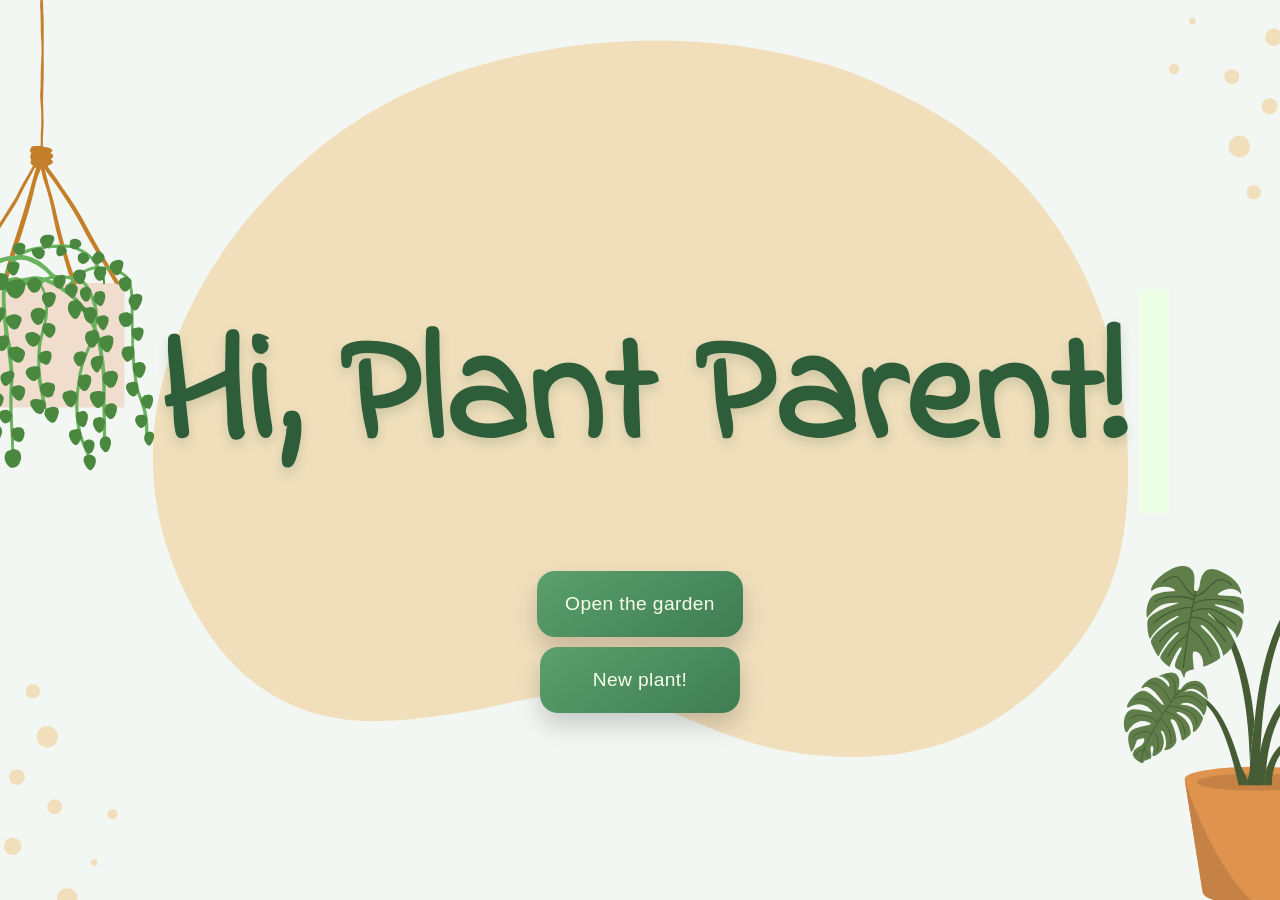
<file: index.html>
<!DOCTYPE html>
<html lang="en">
<head>
    <meta charset="UTF-8">
    <meta name="viewport" content="width=device-width, initial-scale=1">
    <meta name="description" content="Planty Place is a cheerful plant care app where you can add new plants, track your collection, and keep plant care notes.">
    <link rel="icon" href="assets/Tab%20Icon.png" type="image/png">
    <link rel="stylesheet" href="style.css">
    <title>Planty Place</title>
</head>
<body class="home">

    <div class="home-container">

        <h1>Hi, Plant Parent!</h1>

        <div class="buttons">
            <a href="garden.html"><button>Open the garden</button></a>
            <a href="newplant.html"><button>New plant!</button></a>
        </div>

    </div>

    <div class="background">
            <img src="assets/Background 2.svg" alt="">
    </div>
    <script src="script.js"></script>
</body>
</html>
</file>
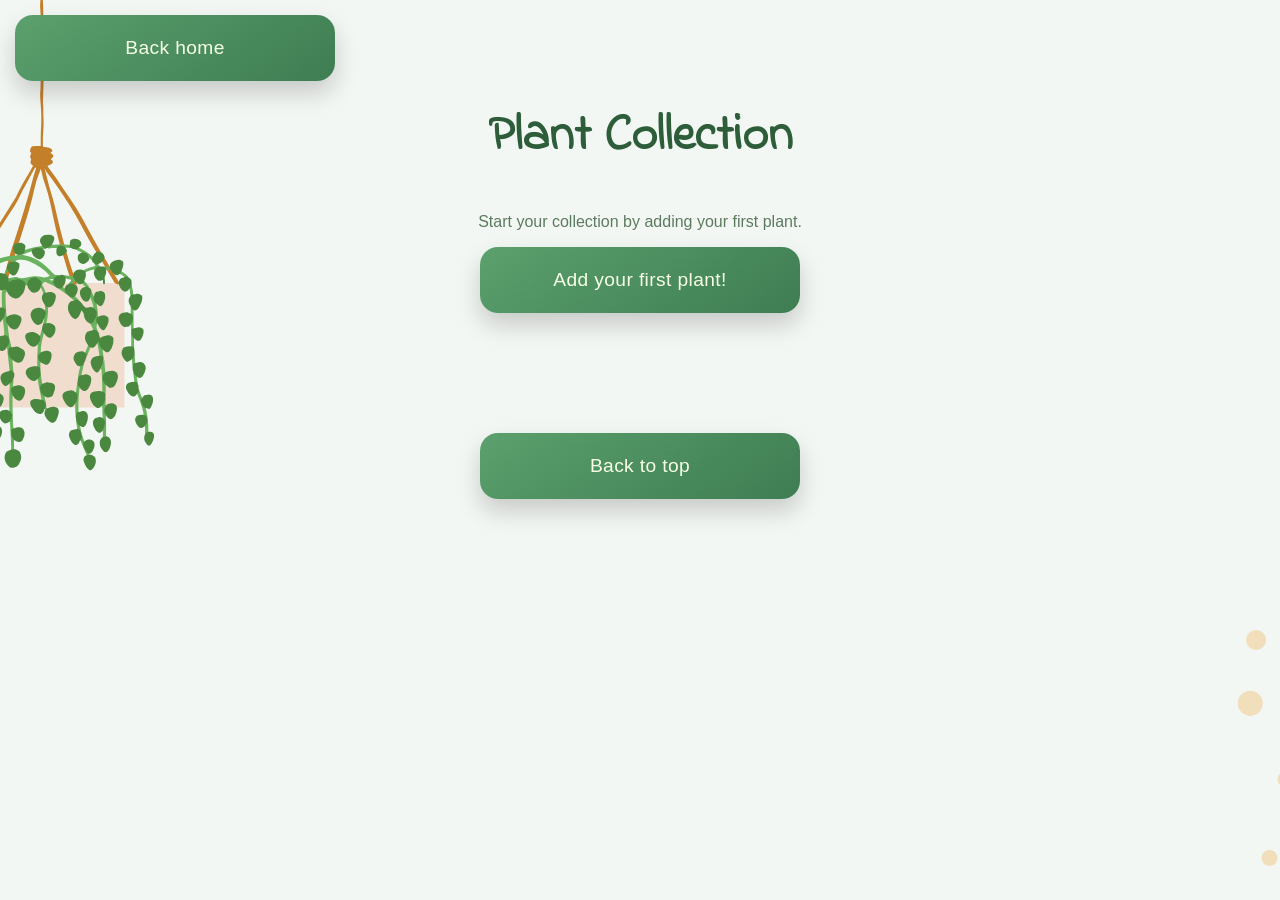
<file: garden.html>
<!DOCTYPE html>
<html lang="en">
<head>
    <meta charset="UTF-8">
    <meta name="viewport" content="width=device-width, initial-scale=1">
    <meta name="description" content="View your plant collection, browse plant cards, and add notes to manage your garden in this friendly plant care tracker.">
    <link rel="icon" href="assets/Tab%20Icon.png" type="image/png">
    <link rel="stylesheet" href="style.css">
    <title>Collection</title>
</head>
<body class="garden" id="top">
    <a href="index.html"><button title="Home screen" id="homeBtn">Back home</button></a>
    <h1>Plant Collection</h1>

    <div id="noPlants">
        <P>Start your collection by adding your first plant.</P>
        <a href="newplant.html"><button id="newBtn" type="button">Add your first plant!</button></a>
    </div>

    <div id="plantList"></div>

    <div class="bottom-action">
        <a href="#top"><button id="backToTop" type="button">Back to top</button></a>
    </div>

    <div class="background">
            <img src="assets/background list.svg" alt="">
    </div>

    <script src="script.js"></script>
</body>
</html>
</file>
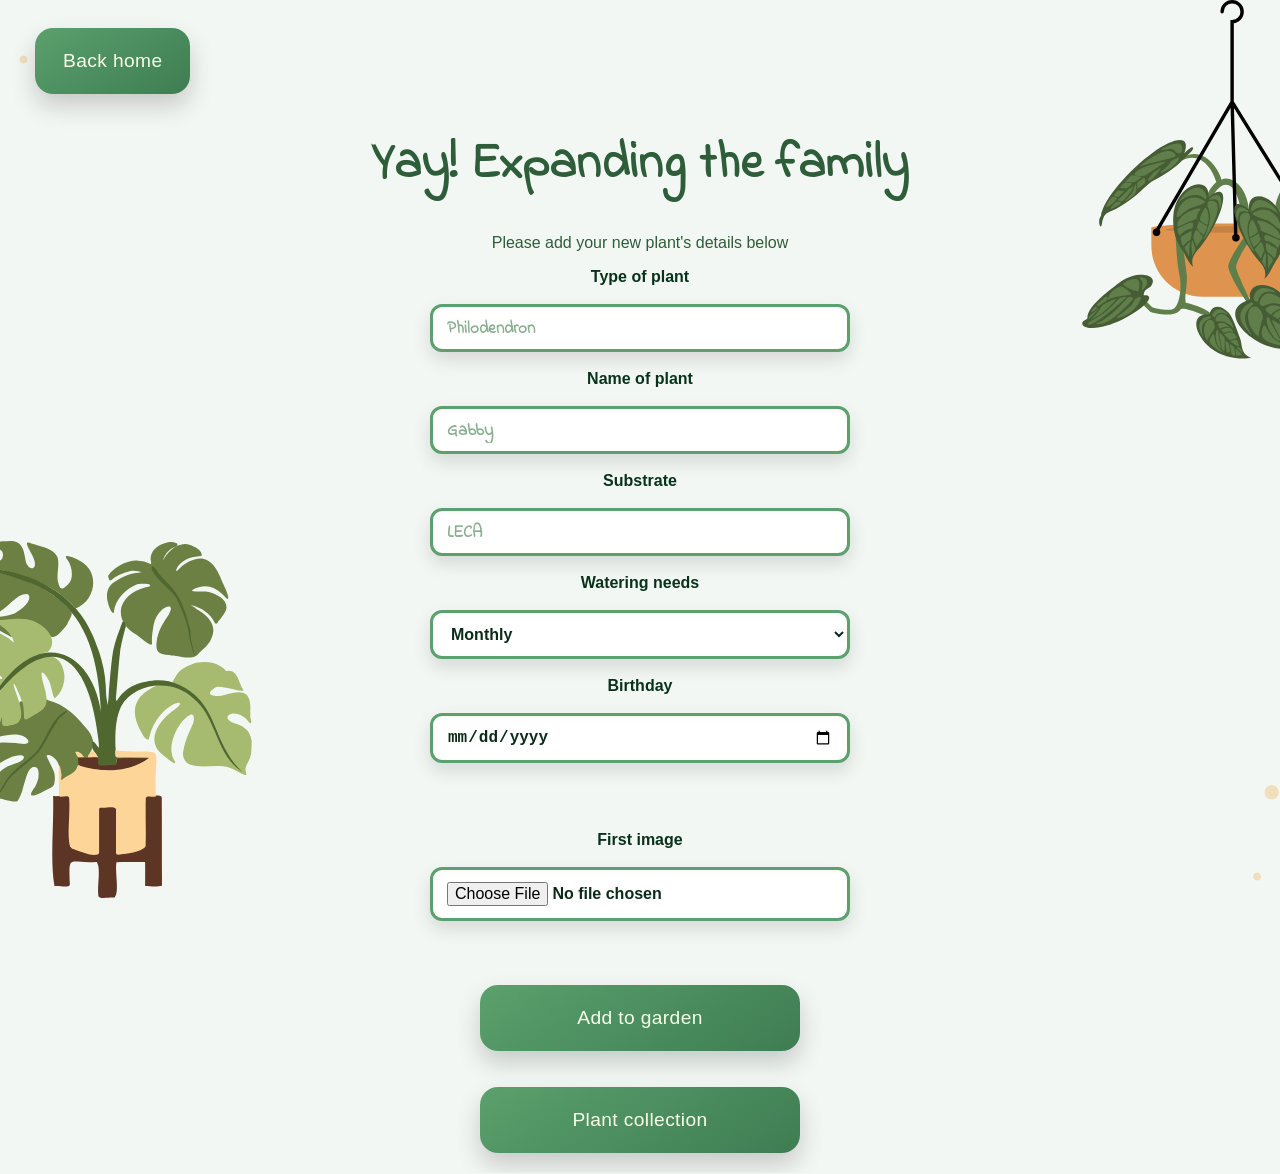
<file: newplant.html>
<!DOCTYPE html>
<html lang="en">
<head>
    <meta charset="UTF-8">
    <meta name="viewport" content="width=device-width, initial-scale=1">
    <meta name="description" content="Add a new plant to your collection">
    <link rel="icon" href="assets/Tab%20Icon.png" type="image/png">
    <link rel="stylesheet" href="style.css">
    <title>New Plant!</title>
</head>
<body class="new">

    <a href="index.html"><button title="Home screen" id="homeBtn">Back home</button></a>
    <h1>Yay! Expanding the family</h1>
    <p>Please add your new plant's details below</p>

    <div id="newInputs">

        <label for="plantType">Type of plant</label>
        <input title="What type of plant are we adding?" id="plantType" placeholder="Philodendron" type="text" required>

        <label for="plantName">Name of plant</label>
        <input title="Name your new leafy friend" id="plantName" placeholder="Gabby" type="text" required>

        <label for="growingMed">Substrate</label>
        <input title="Growing medium" id="growingMed" placeholder="LECA" type="text">

        <label for="waterType">Watering needs</label>
        <select title="Thirsty meter" id="waterType" name="Watering Needs">
            <option value="monthly">Monthly</option>
            <option value="fortnightly">Fortnightly</option>
            <option value="weekly">Weekly</option>
            <option value="daily">Daily</option>
        </select>

        <label for="plantBirth">Birthday</label>
        <input title="Date of the plant entering your collection" id="plantBirth" type="date">
        <p id="birthdayError" class="input-error" aria-live="polite"></p>

        <label for="firstImg">First image</label>
        <input id="firstImg" title="First image!" type="file">

    </div>

    <div class="new-actions">
        <button onclick="addPlant()" title="Time to add!" id="addPlant">Add to garden</button>
        <a href="garden.html"><button title="View your plant collection" id="collectionPageBtn">Plant collection</button></a>
    </div>

    <div class="background">
            <img src="assets/background new.svg" alt="">
    </div>

    <script src="script.js"></script>
</body>
</html>
</file>
<file: style.css>
@import url('https://fonts.googleapis.com/css2?family=Indie+Flower&display=swap');

body {
    margin: 0;
    font-family: Arial, sans-serif;
    background-color: #f3f7f3;
}

.home {
    height: 100vh;
    display: flex;
    justify-content: center;
    align-items: center;
}

.home-container {
    text-align: center;
}

.home h1 {
    font-family: 'Indie Flower', cursive;
    font-size: clamp(48px, 12vw, 170px);
    color: #2e5d3a;
    margin-bottom: 24px;
    text-shadow: 0 6px 12px rgba(46, 93, 58, 0.18);
    display: inline-block;
    overflow: hidden;
    white-space: nowrap;
    border-right: 0.2em solid rgba(238, 255, 231, 0.9);
    animation:
        typing 4s steps(20, end) forwards,
        blink 0.75s step-end infinite;
    max-width: 95vw;
}

@keyframes typing {
    from { width: 0; }
    to { width: 100%; }
}

@keyframes blink {
    50% { border-color: transparent; }
}

.buttons {
    display: flex;
    flex-direction: column;
    gap: 20px;
    align-items: center;
    justify-content: center;
    margin-top: 30px;
}

button {
    width: min(320px, 85%);
    max-width: 90vw;
    padding: clamp(10px, 2.5vw, 22px) clamp(12px, 3vw, 28px);
    border: none;
    border-radius: 18px;
    background: linear-gradient(145deg, #5ba06d 0%, #3e7d52 100%);
    color: #f8ffe7;
    font-size: clamp(0.9rem, 2.5vw, 1.2rem);
    font-weight: 500;
    letter-spacing: 0.02em;
    text-transform: none;
    cursor: pointer;
    box-shadow: 0 12px 24px rgba(0, 0, 0, 0.18), inset 0 0 0 0 rgba(255,255,255,0.2);
    transition: transform 180ms ease, box-shadow 180ms ease, background 180ms ease;
}

/* Keep home screen buttons on a single line*/
.home .buttons button {
    white-space: nowrap;
    width: auto;
    min-width: 200px;
    max-width: 92vw;
}

/* Remove underline on anchors*/
a, a:link, a:visited {
    text-decoration: none;
}

button:hover {
    transform: scale(1.05);
    background: linear-gradient(145deg, #7bd989 0%, #4fa06a 50%, #2e6c45 100%);
    box-shadow: 0 18px 36px rgba(0, 0, 0, 0.28), inset 0 0 25px rgba(255,255,255,0.15);
}

button:active {
    transform: scale(0.98);
}

.background {
    position: fixed;
    top: 0;
    left: 0;
    width: 100%;
    height: 100%;
    z-index: -1;
}

.background img {
    width: 100%;
    height: 100%;
    object-fit: cover;
}

.buttons {
    display: flex;
    gap: 10px;
    justify-content: center;
}

.new {
    text-align: center;
    padding: 20px;
    color: #2e5d3a;
}

.new-actions {
    display: flex;
    flex-direction: column;
    gap: 20px;
    align-items: center;
    margin: 24px auto 0;
    width: min(320px, 85%);
}

.new-actions a {
    display: block;
    width: 100%;
}

.new-actions button {
    width: 100%;
    white-space: nowrap;
    text-align: center;
}

.new h1{
    font-family: 'Indie Flower', cursive;
    font-size: 50px;
}

#newInputs {
    display: flex;
    flex-direction: column;
    max-width: 420px;
    margin: 0 auto;
    gap: 18px;
}

#addPlant {
    margin-top: 40px;
}

#collectionPageBtn {
    margin-top: 16px;
}

.input-error {
    color: #a42d2d;
    font-size: 0.95rem;
    margin: 4px 0 10px;
    min-height: 1.2em;
}

/* New-plant inputs: green border with white typing area and handwritten placeholders */
#newInputs input,
#newInputs select,
#newInputs input[type="file"] {
    background: #ffffff;
    color: #0b2b18;
    padding: 12px 14px;
    border-radius: 12px;
    border: 3px solid var(--accent, #5ba06d);
    box-shadow: 0 8px 18px rgba(0,0,0,0.12), inset 0 2px 6px rgba(0,0,0,0.03);
    font-size: 1rem;
    font-weight: 600;
    outline: none;
}

#newInputs input:focus,
#newInputs select:focus,
#newInputs input[type="file"]:focus {
    box-shadow: 0 10px 30px rgba(0,0,0,0.18), 0 0 8px rgba(126,252,107,0.12) inset;
    border-color: var(--accent-2, #2ec4b6);
}

/* Handwritten placeholders */
#newInputs input::placeholder,
#newInputs select::placeholder {
    font-family: 'Indie Flower', cursive;
    color: #8aae90;
    opacity: 1;
    font-size: 1.05rem;
}

/* Darker labels for readability */
#newInputs label {
    color: #08321c;
    font-weight: 700;
}

.garden {
    position: relative;
    padding-top: 80px;
}

.garden h1 {
    font-size: 50px;
    text-align: center;
    font-family: 'Indie Flower', cursive;
    margin-top: 20px;
    color: #2e5d3a;
}

.bottom-action {
    display: flex;
    justify-content: center;
    align-items: center;
    margin: 80px auto 12px;
    width: min(320px, 85%);
    max-width: 90vw;
}

.bottom-action a {
    display: inline-flex;
    width: 100%;
}

.bottom-action button {
    width: 100%;
    white-space: nowrap;
    text-align: center;
}

/* Responsive grid for plant cards */
#plantList {
    display: grid;
    grid-template-columns: repeat(auto-fit, minmax(220px, 260px));
    gap: 18px;
    align-items: start;
    justify-content: center;
    justify-items: center;
    margin-top: 40px;
    width: 100%;
    padding: 0 12px;
}

.plantCard {
    background-color: white;
    padding: 12px;
    border-radius: 12px;
    box-shadow: 0 2px 8px rgba(0,0,0,0.1);
    text-align: center;
    width: 100%;
    max-width: 260px;
    box-sizing: border-box;
}

.plantCard img {
    width: 100%;
    height: auto;
    aspect-ratio: 4 / 3;
    object-fit: cover;
    border-radius: 10px;
    margin-bottom: 10px;
}

.plantCard button {
    width: auto;
    padding: 8px 10px;
    font-size: 0.95rem;
    border-radius: 8px;
    background: linear-gradient(145deg, #6bb57b 0%, #3e7d52 100%);
    color: #fff;
    box-shadow: 0 6px 12px rgba(0,0,0,0.12);
    border: none;
    cursor: pointer;
    margin-top: 10px;
}


#noPlants {
    text-align: center;
    margin-top: 40px;
    color: #5c7a5f;
}

#homeBtn, #backBtn {
    position: absolute;
    top: 15px;
    left: 15px;
}

/* Place home/back buttons inline on the new-plant page to avoid overlapping the title */
.new #homeBtn, .new #backBtn {
    position: static;
    display: block;
    margin: 8px 0 18px 15px;
    left: auto;
    top: auto;
    width: auto;
}

@media (max-width: 480px) {
    .home {
        align-items: flex-start;
        padding-top: 24px;
    }

    .home h1 {
        font-size: clamp(36px, 14vw, 120px);
        border-right-width: 0.15em;
    }

    button {
        width: 90%;
        padding: 12px 14px;
        font-size: 1rem;
    }

    .plantCard {
        padding: 10px;
    }

    /* Allow wrapping on very small screens to avoid overflow */
    .home .buttons button {
        white-space: normal;
        min-width: 0;
        width: 90%;
    }
}

/* Modal styles for plant log */
.modal-overlay {
    position: fixed;
    inset: 0;
    background: rgba(0,0,0,0.6);
    display: none; /* toggled to flex when opened */
    align-items: center;
    justify-content: center;
    z-index: 9999;
    padding: 18px; /* keep spacing on small screens */
}

.modal {
    background: #fff;
    color: #08321c;
    border-radius: 12px;
    padding: 18px 20px;
    width: min(720px, 94vw);
    max-height: 90vh;
    overflow: auto;
    box-shadow: 0 10px 40px rgba(0,0,0,0.4);
    position: relative;
}

.modal-close {
    position: absolute;
    top: 10px;
    right: 10px;
    width: 36px;
    height: 36px;
    display: inline-flex;
    align-items: center;
    justify-content: center;
    background: linear-gradient(145deg, #5ba06d 0%, #3e7d52 100%);
    color: #f8ffe7;
    border: none;
    border-radius: 50%;
    font-size: 18px;
    line-height: 1;
    cursor: pointer;
    box-shadow: 0 6px 12px rgba(0,0,0,0.18);
}

.modal-close:focus {
    outline: 2px solid 2e5d3a;
}

.modal-header {
    display: flex;
    gap: 12px;
    align-items: center;
}

#logPlantImage {
    width: 72px;
    height: 72px;
    object-fit: cover;
    border-radius: 8px;
    border: 2px solid #e6f9ea;
}

#logEntries { margin: 12px 0 18px 0; }
.log-entry { padding: 10px; border-bottom: 1px solid #eee; }
.log-photo { max-width: 160px; display: block; margin-top: 8px; border-radius: 6px; }

.modal form { display: grid; gap: 8px; }
.modal form input[type="text"], .modal form input[type="date"], .modal form select { padding: 8px; }
.modal form button { padding: 10px; border-radius: 8px; }
</file>
